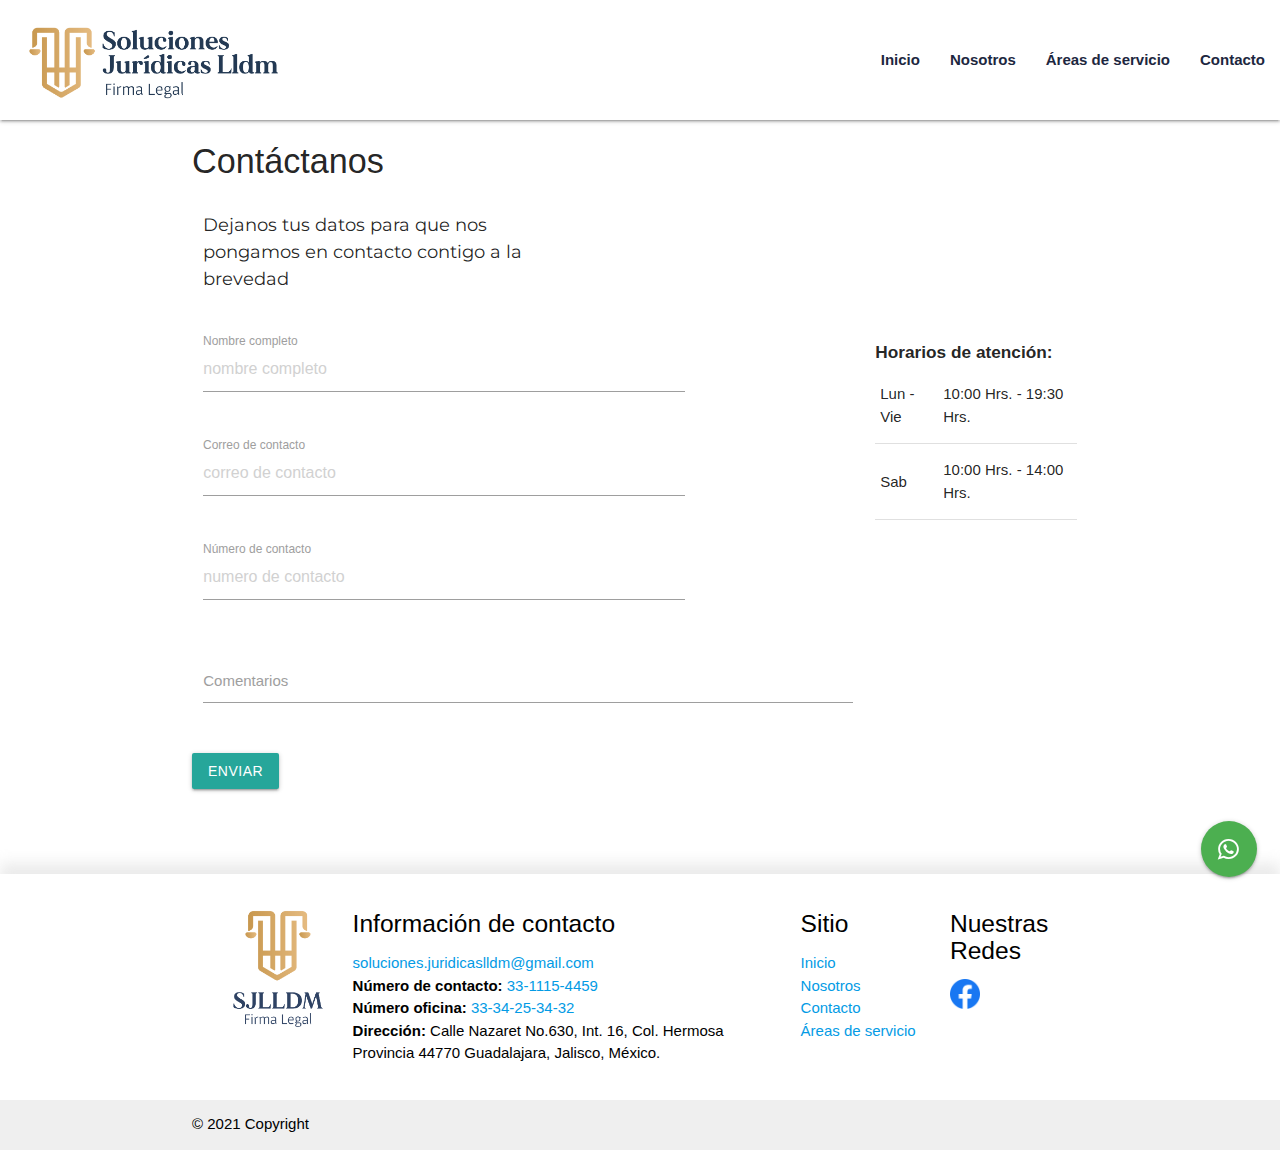
<file: contacto.html>
<!DOCTYPE html>
<html lang="es">

<head>
    <meta charset="UTF-8">
    <meta http-equiv="X-UA-Compatible" content="IE=edge">
    <meta name="viewport" content="width=device-width, initial-scale=1.0">
    <!-- Compiled and minified CSS -->
    <link rel="stylesheet" href="https://cdnjs.cloudflare.com/ajax/libs/materialize/1.0.0/css/materialize.min.css">
    <!--Other CSS Styles hardcoded-->
    <link rel="stylesheet" href="Assets/Css/servicios.css">
    <!--Material Icons-->
    <link href="https://fonts.googleapis.com/icon?family=Material+Icons" rel="stylesheet">
    <!--Fonts-->
    <link rel="preconnect" href="https://fonts.googleapis.com">
    <link rel="preconnect" href="https://fonts.gstatic.com" crossorigin>
    <link href="https://fonts.googleapis.com/css2?family=Montserrat&display=swap" rel="stylesheet">
    <!--WhatsApp icon-->
    <link rel="stylesheet" href="https://stackpath.bootstrapcdn.com/font-awesome/4.7.0/css/font-awesome.min.css">
    <!--Social meta tags-->
    <meta property="og:url" content="https://solucionesjuridicaslldm.com">
    <meta property="og:type" content="website">
    <meta property="og:title" content="Soluciones Jur&iacutedicas LLDM">
    <meta property="og:description" content="Firma Legal a tu alcance.">
    <meta property="og:image" content="http://placeimg.com/640/480/any">
    <title>Servicios - LLDM</title>
</head>

<body>
    <!--Navegation bar-->
    <header>
        <nav>
            <div class="nav-wrapper">
                <a href="index.html" class="brand-logo">
                    <img src="Assets/img/LogotipoOficial_SJLLDM-02.png" style="height:4em;">
                </a>
                <a href="#" data-target="mobile-demo" class="sidenav-trigger">
                    <i class="material-icons">menu</i>
                </a>
                <ul class="right hide-on-med-and-down" id="nav-items">
                    <li><a href="index.html"><b>Inicio</b></a></li>
                    <li><a href="nosotros.html"><b>Nosotros</b></a></li>
                    <li><a href="servicios.html"><b>&Aacutereas de servicio</b></a></li>
                    <li><a href="contacto.html"><b>Contacto</b></a></li>
                </ul>
            </div>
        </nav>
    </header>
    <!--Navegation bar mobile-->
    <ul class="sidenav" id="mobile-demo">
        <li><a href="index.html">Inicio</a></li>
        <li><a href="nosotros.html">Nosotros</a></li>
        <li><a href="servicios.html">&Aacutereas de servicio</a></li>
        <li><a href="contacto.html">Contacto</a></li>
    </ul>


    <div class="container">
        <!--WhatsApp button-->
        <div class="fixed-action-btn">
            <a class="btn-floating btn-large green tooltipped" data-position="left" data-tooltip="Hablemos por WhatsApp"
                href="https://wa.me/523311154459/?text=¡Hola!%20%20vengo%20de%20tu%20página%20web.%20Me%20gustaría%20platicar%20contigo."
                target="_blank">
                <i class="fa fa-whatsapp"></i>
            </a>
        </div>
        <!--Main page-->
        <main>
            <!--Contact Form-->

            <!--Contact Form HTML-->
            <section>
                <h4>Cont&aacutectanos</h4>
                <div class="row">
                    <p class="col s12 m6 l5">
                        Dejanos tus datos para que nos pongamos en contacto contigo a la brevedad
                    </p>
                </div>
                <!--Contact Form HTML-->
                <div class="row">
                    <div class="col s12 m8 l9">
                        <form action="form.php" method="post">
                            <div class="row">
                                <div class="input-field col s12 m6 l9">
                                    <input placeholder="nombre completo" id="first_name" type="text" class="validate">
                                    <label for="first_name">Nombre completo</label>
                                </div>
                            </div>
                            <div class="row">
                                <div class="input-field col s12 m6 l9">
                                    <input placeholder="correo de contacto" id="Email" type="email" class="validate">
                                    <label for="first_name">Correo de contacto</label>
                                </div>
                            </div>
                            <div class="row">
                                <div class="input-field col s12 m6 l9">
                                    <input placeholder="numero de contacto" id="num_contacto" type="number" min="10">
                                    <label for="num_contacto">N&uacutemero de contacto</label>
                                </div>
                            </div>
                            <div class="row">
                                <div class="input-field col s12 m8 l12">
                                    <textarea id="comentarios" class="materialize-textarea"></textarea>
                                    <label for="comentarios">Comentarios</label>
                                </div>
                            </div>
                            <div class="row">
                                <button class="btn waves-effect" type="submit" name="action">
                                    Enviar
                                </button>
                            </div>
                        </form>
                    </div>
                    <aside>
                        <div class="col s12 m4 l3">
                            <h6><b>Horarios de atenci&oacuten:</b></h6>
                            <table>
                                <tr>
                                    <td>Lun - Vie</td>
                                    <td>10:00 Hrs. - 19:30 Hrs.</td>
                                </tr>
                                <tr>
                                    <td>Sab</td>
                                    <td>10:00 Hrs. - 14:00 Hrs.</td>
                                </tr>
                            </table>
                        </div>
                    </aside>
                </div>
            </section>
        </main>
    </div>
    <!--Footer page-->
    <footer class="page-footer black-text">
        <div class="container">
            <div class="row">
                <div class="col s12 m2 l2">
                    <img src="Assets/img/LogotipoOficial_SJLLDM-04.png" style="width :10em;">
                </div>
                <div class="col s12 m6 l6">
                    <h5>Informaci&oacuten de contacto</h5>
                    <ul>
                        <li class="contacto-footer-item">
                            <a href="mailto:soluciones.juridicaslldm@gmail.com">
                                soluciones.juridicaslldm@gmail.com</a>
                        </li>
                        <li class="contacto-footer-item"><b>N&uacutemero de contacto: </b><a
                                href="tel:3311154459">33-1115-4459</a></li>
                        <li class="contacto-footer-item"><b>N&uacutemero oficina: </b><a
                                href="tel:3334253432">33-34-25-34-32</a>
                        </li>
                        <li class="contacto-footer-item">
                            <b>Direcci&oacuten:</b> Calle Nazaret No.630, Int. 16, Col. Hermosa Provincia 44770
                            Guadalajara,
                            Jalisco, México.
                        </li>
                    </ul>
                </div>
                <div class="col s12 m2 l2">
                    <h5>Sitio</h5>
                    <ul>
                        <li class="footer-site-item"><a href="index.html">Inicio</a></li>
                        <li class="footer-site-item"><a href="nosotros.html">Nosotros</a></li>
                        <li class="footer-site-item"><a href="contacto.html">Contacto</a></li>
                        <li class="footer-site-item"><a href="servicios.html">&Aacutereas de servicio</a></li>
                    </ul>
                </div>
                <div class="col s12 m2 l2">
                    <h5>Nuestras Redes</h5>
                    <ul>
                        <li>
                            <a href="https://www.facebook.com/soluciones.juridicas.hectorlucero/" class="tooltipped"
                                data-position="right" data-tooltip="Facebook">
                                <img src="Assets/img/facebook-icon.png" alt="Facebook icon"
                                    style="width: 30px; height: auto;">
                            </a>
                        </li>
                    </ul>
                </div>
            </div>
        </div>
        <div class="footer-copyright black-text">
            <div class="container">
                © 2021 Copyright
            </div>
        </div>
    </footer>
    <!-- Compiled and minified JavaScript -->
    <script src="https://cdnjs.cloudflare.com/ajax/libs/materialize/1.0.0/js/materialize.min.js"></script>
    <script> M.AutoInit();</script>
    <script>
        window.addEventListener('resize', function () {
            location.reload();
        });
    </script>
</body>

</html>
</file>
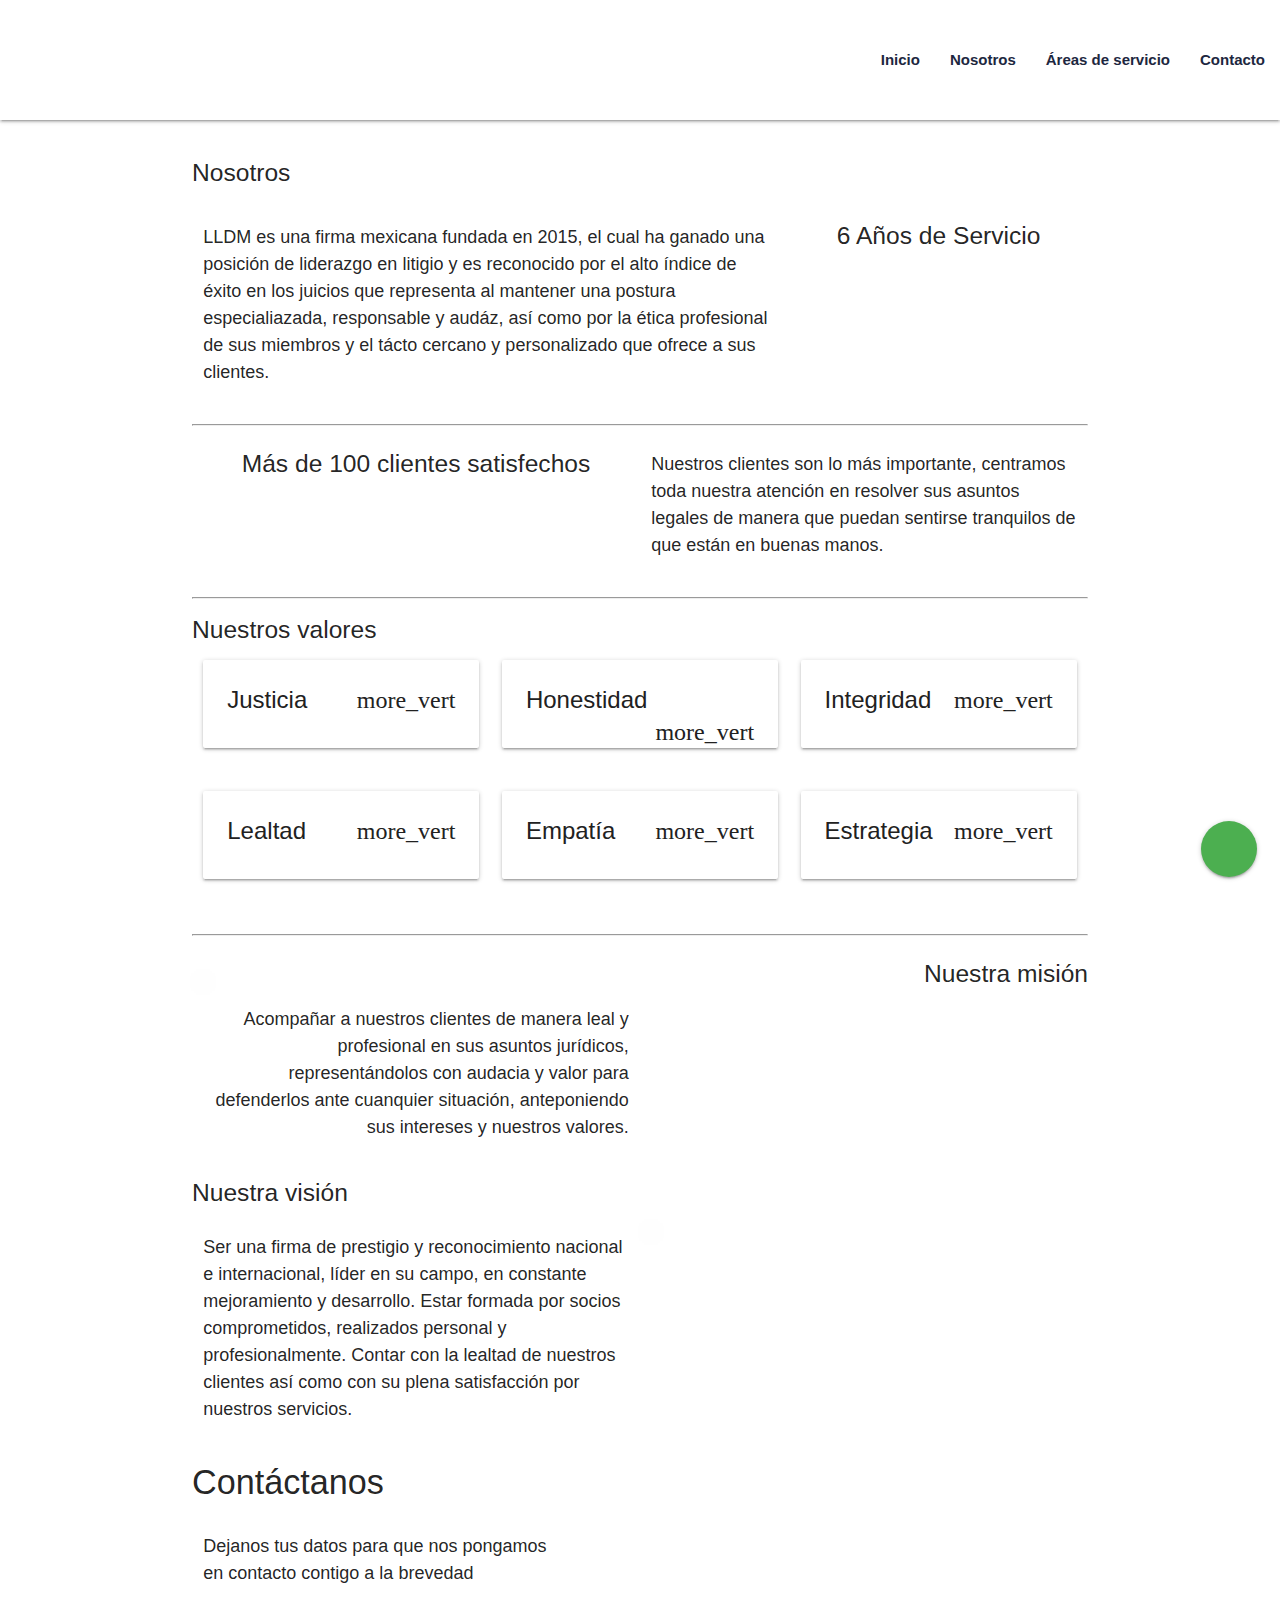
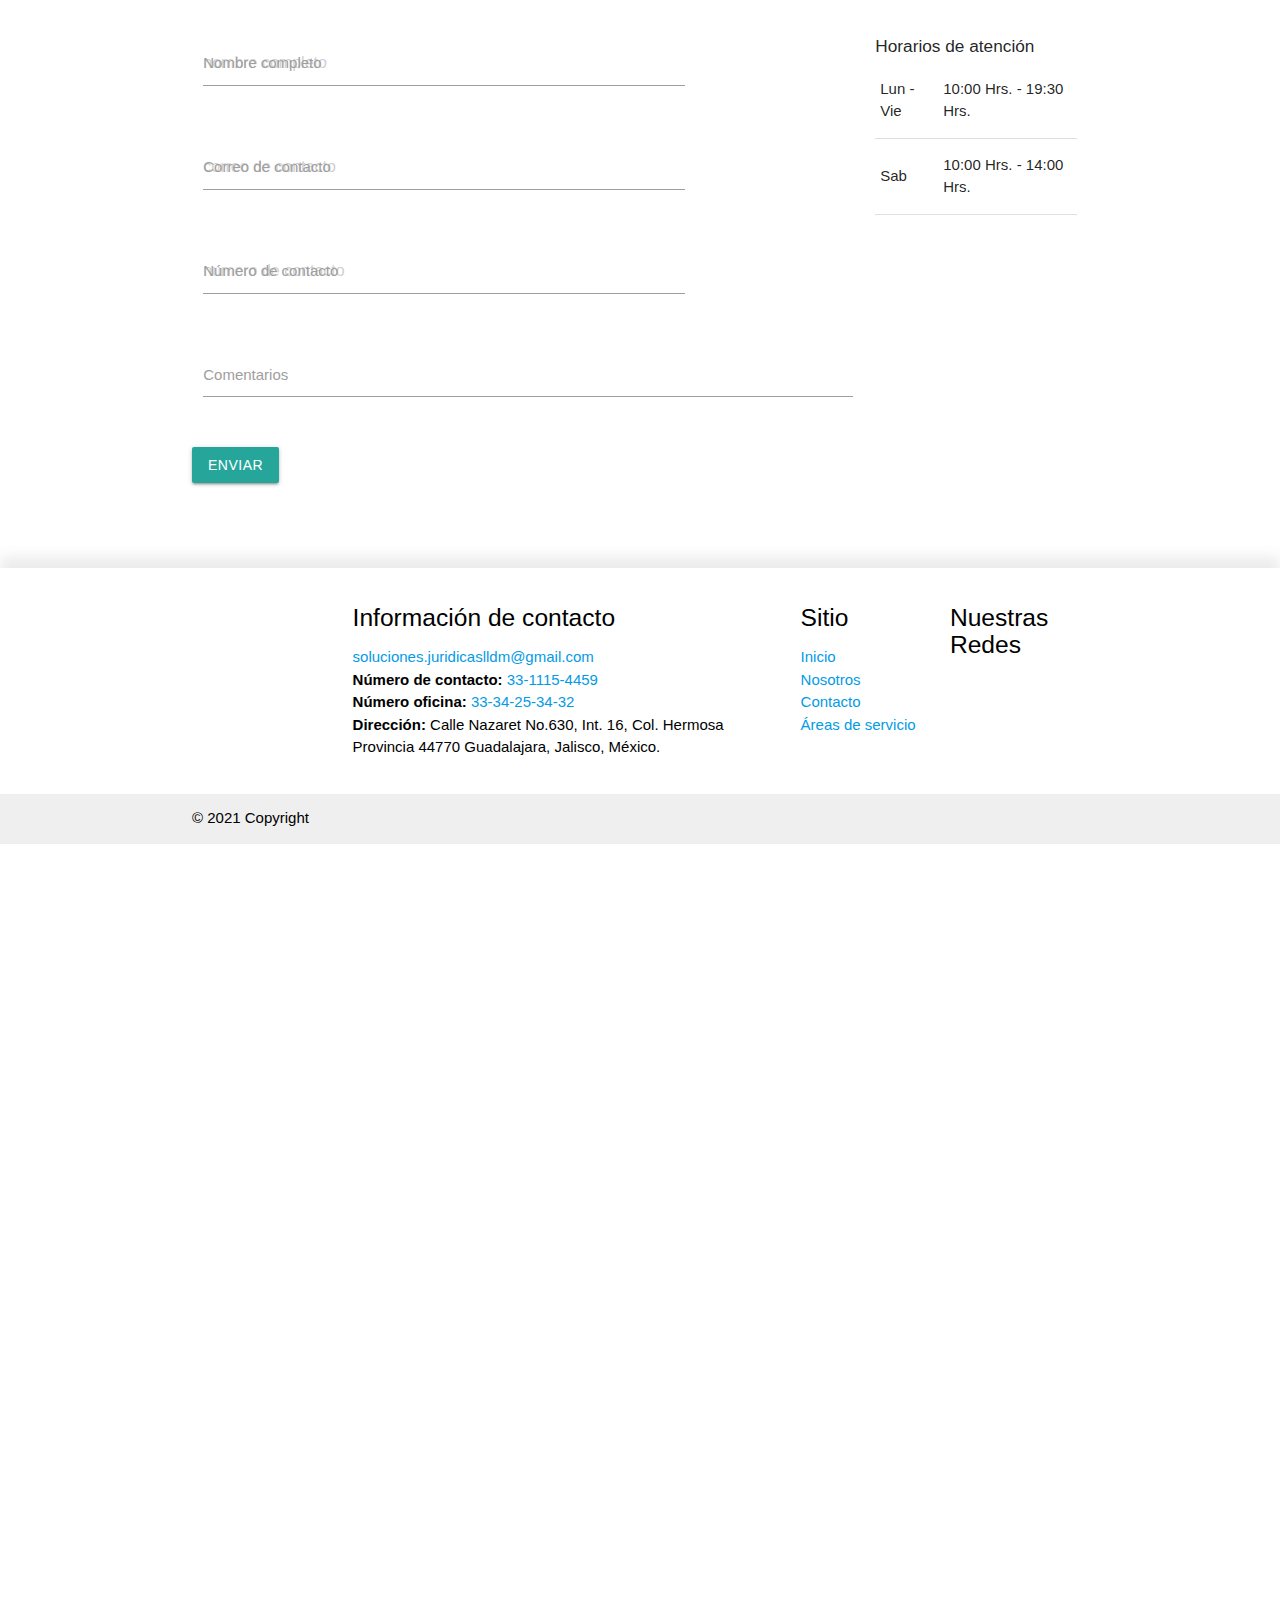
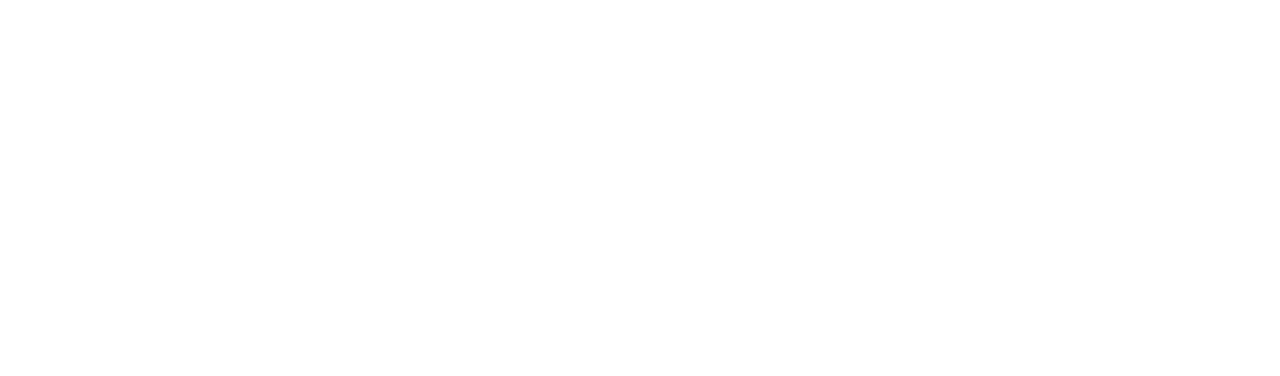
<file: nosotros.html>
<!DOCTYPE html>
<html lang="es">

<head>
    <meta charset="UTF-8">
    <meta http-equiv="X-UA-Compatible" content="IE=edge">
    <meta name="viewport" content="width=device-width, initial-scale=1.0">
    <!-- Compiled and minified CSS -->
    <link rel="stylesheet" href="https://cdnjs.cloudflare.com/ajax/libs/materialize/1.0.0/css/materialize.min.css">
    <!--Other CSS Styles hardcoded-->
    <link rel="stylesheet" href="Assets/Css/nosotros.css">
    <!--Material Icons-->
    <link href="https://fonts.googleapis.com/icon?family=Material+Icons" rel="stylesheet">
    <!--Fonts-->
    <link rel="preconnect" href="https://fonts.googleapis.com">
    <link rel="preconnect" href="https://fonts.gstatic.com" crossorigin>
    <link href="https://fonts.googleapis.com/css2?family=Montserrat&display=swap" rel="stylesheet">
    <!--WhatsApp icon-->
    <link rel="stylesheet" href="https://stackpath.bootstrapcdn.com/font-awesome/4.7.0/css/font-awesome.min.css">
    <!--Social meta tags-->
    <meta property="og:url" content="https://solucionesjuridicaslldm.com">
    <meta property="og:type" content="website">
    <meta property="og:title" content="Soluciones Jur&iacutedicas LLDM">
    <meta property="og:description" content="Firma Legal a tu alcance.">
    <meta property="og:image" content="http://placeimg.com/640/480/any">
    <title>Nosotros - LLDM</title>
</head>

<body>
    <!--Navegation bar-->
    <header>
        <nav>
            <div class="nav-wrapper">
                <a href="index.html" class="brand-logo">
                    <img src="Assets/img/LogotipoOficial_SJLLDM-02.png" style="height:4em;">
                </a>
                <a href="#" data-target="mobile-demo" class="sidenav-trigger">
                    <i class="material-icons">menu</i>
                </a>
                <ul class="right hide-on-med-and-down" id="nav-items">
                    <li><a href="index.html"><b>Inicio</b></a></li>
                    <li><a href="nosotros.html"><b>Nosotros</b></a></li>
                    <li><a href="servicios.html"><b>&Aacutereas de servicio</b></a></li>
                    <li><a href="contacto.html"><b>Contacto</b></a></li>
                </ul>
            </div>
        </nav>
    </header>
    <!--Navegation bar mobile-->
    <ul class="sidenav" id="mobile-demo">
        <li><a href="index.html">Inicio</a></li>
        <li><a href="nosotros.html">Nosotros</a></li>
        <li><a href="servicios.html">A&acutereas de servicio</a></li>
        <li><a href="contacto.html">Contacto</a></li>
    </ul>

    <!--Header img-->
    <div class="header-fig">
        <figure>
            <img src="Assets/img/nosotros-header.jpg" class="responsive-img">
        </figure>
    </div>

    <!--Main page-->
    <div class="container">
        <main>
            <!--WhatsApp button-->
            <div class="fixed-action-btn">
                <a class="btn-floating btn-large green tooltipped" data-position="left"
                    data-tooltip="Hablemos por WhatsApp"
                    href="https://wa.me/523311154459/?text=¡Hola!%20%20vengo%20de%20tu%20página%20web.%20Me%20gustaría%20platicar%20contigo."
                    target="_blank">
                    <i class="fa fa-whatsapp"></i>
                </a>
            </div>
            <section id="first-section" class="row">
                <h5 class="row">Nosotros</h5>
                <div class="col s12 m8 l8">
                    <p> LLDM es una firma mexicana fundada en 2015, el cual ha ganado una posici&oacuten de liderazgo en
                        litigio y es reconocido por el alto &iacutendice de &eacutexito en los juicios que representa al
                        mantener
                        una postura especialiazada, responsable y aud&aacutez, as&iacute como por la &eacutetica
                        profesional
                        de sus miembros y el t&aacutecto cercano y
                        personalizado que ofrece a sus clientes.
                    </p>
                </div>
                <div class="img-section col s12 m4 l4">
                    <h5>6 Años de Servicio</h5>
                    <img src="Assets/img/law_icon.png" alt="Nosotros img" class="responsive-img" style="width: 6em;">
                </div>
            </section>
            <hr>
            <section id="second-section" class="row">
                <div class="img-section col s12 m6 l6">
                    <h5>M&aacutes de 100 clientes satisfechos</h5>
                    <img src="Assets/img/familia_icon.png" alt="Nosotros img" class="responsive-img">
                </div>
                <div class="col s12 m6 l6">
                    <p>Nuestros clientes son lo más importante, centramos toda nuestra atenci&oacuten en resolver sus
                        asuntos
                        legales
                        de manera que puedan sentirse tranquilos de que están en buenas manos.
                    </p>
                </div>
            </section>
            <hr>
            <section id="thirth-section" class="row">
                <h5>Nuestros valores</h5>
                <div class="row">
                    <div class="col s12 m4 l4">
                        <div class="card">
                            <div class="card-image">
                                <img src="Assets/img/justicia_img.jpg">
                            </div>
                            <div class="card-content">
                                <span class="card-title activator grey-text text-darken-4">Justicia<i
                                        class="material-icons right">more_vert</i></span>
                            </div>
                            <div class="card-reveal">
                                <span class="card-title grey-text text-darken-4">Justicia<i
                                        class="material-icons right">close</i></span>
                                <p>Buscamos el bien com&uacuten. Actuamos con la verdad, intentando dar a cada uno lo
                                    que
                                    corresponde, aplicando los principios de la ley.
                                    La igualdad y equidad nos representan.
                                </p>
                            </div>
                        </div>
                    </div>
                    <div class="col s12 m4 l4">
                        <div class="card">
                            <div class="card-image">
                                <img src="Assets/img/honestidad_img.jpg">
                            </div>
                            <div class="card-content">
                                <span class="card-title activator grey-text text-darken-4">Honestidad<i
                                        class="material-icons right">more_vert</i></span>
                            </div>
                            <div class="card-reveal">
                                <span class="card-title grey-text text-darken-4">Honestidad<i
                                        class="material-icons right">close</i></span>
                                <p>La honestidad es una cualidad que nos define. Nos comportamos y expresamos con
                                    coherencia
                                    y sinceridad, de acuerdo con los valores de verdad y justicia.
                                </p>
                            </div>
                        </div>
                    </div>
                    <div class="col s12 m4 l4">
                        <div class="card">
                            <div class="card-image">
                                <img src="Assets/img/integridad_img.jpg">
                            </div>
                            <div class="card-content">
                                <span class="card-title activator grey-text text-darken-4">Integridad<i
                                        class="material-icons right">more_vert</i></span>
                            </div>
                            <div class="card-reveal">
                                <span class="card-title grey-text text-darken-4">Integridad<i
                                        class="material-icons right">close</i></span>
                                <p>Nuestras palabras concuerdan con nuestras acciones.
                                </p>
                            </div>
                        </div>
                    </div>
                </div>
                <div class="row">
                    <div class="col s12 m4 l4">
                        <div class="card">
                            <div class="card-image">
                                <img src="Assets/img/lealtad_img.jpg">
                            </div>
                            <div class="card-content">
                                <span class="card-title activator grey-text text-darken-4">Lealtad<i
                                        class="material-icons right">more_vert</i></span>
                            </div>
                            <div class="card-reveal">
                                <span class="card-title grey-text text-darken-4">Lealtad<i
                                        class="material-icons right">close</i></span>
                                <p>Somos dedicados y comprometidos e inclusive cuando las circunstancias son adversas.
                                    Nos esforzamos por inspirar confianza a trav&eacutes de nuestros actos, demostrando
                                    el
                                    compromiso y la credibilidad.
                                </p>
                            </div>
                        </div>
                    </div>
                    <div class="col s12 m4 l4">
                        <div class="card">
                            <div class="card-image">
                                <img src="Assets/img/orientacion_img.jpg">
                            </div>
                            <div class="card-content">
                                <span class="card-title activator grey-text text-darken-4">Empat&iacutea<i
                                        class="material-icons right">more_vert</i></span>
                            </div>
                            <div class="card-reveal">
                                <span class="card-title grey-text text-darken-4">Empat&iacutea<i
                                        class="material-icons right">close</i></span>
                                <p>Somos capaces de ponernos en los zapatos de nuestros clientes, entender sus
                                    emociones, su forma de actuar y perspectiva.
                                    Eso nos implica conectar con ellos, aunque no signifique estar de acuerdo con su
                                    comportamiento o sus actitudes.
                                </p>
                            </div>
                        </div>
                    </div>
                    <div class="col s12 m4 l4">
                        <div class="card">
                            <div class="card-image">
                                <img src="Assets/img/responsabilidadSocial_img.jpg">
                            </div>
                            <div class="card-content">
                                <span class="card-title activator grey-text text-darken-4">Estrategia<i
                                        class="material-icons right">more_vert</i></span>
                            </div>
                            <div class="card-reveal">
                                <span class="card-title grey-text text-darken-4">Estrategia<i
                                        class="material-icons right">close</i></span>
                                <p>Partiendo de nuestros valores y principios, buscamos las rutas fundamentales que
                                    orientarán el proceso administrativo
                                    a alcanzar los objetivos a los que se desea llegar.
                                </p>
                            </div>
                        </div>
                    </div>
                </div>
            </section>
            <hr>

            <section id="fifth-section">
                <h5 class="right">Nuestra misi&oacuten</h5>
                <div class="row">
                    <br>
                    <div class="col s12 m6 l6">
                        <img src="Assets/img/carousel_1.jpg" class="responsive-img nuestraMision"
                            alt="nuestra misión img">
                    </div>
                    <div class="col s12 m6 l6 right-align">
                        <p>Acompañar a nuestros clientes de manera leal y profesional en sus asuntos jur&iacutedicos,
                            represent&aacutendolos con audacia y valor para defenderlos ante cuanquier situaci&oacuten,
                            anteponiendo sus intereses y nuestros valores.</p>
                    </div>
                </div>
                <h5>Nuestra visi&oacuten</h5>
                <div class="row">
                    <div class="col s12 m6 l6">
                        <p>Ser una firma de prestigio y reconocimiento nacional
                            e internacional, l&iacuteder en su campo, en constante mejoramiento y desarrollo. Estar
                            formada
                            por socios
                            comprometidos, realizados personal y profesionalmente. Contar con la lealtad de nuestros
                            clientes as&iacute como
                            con su plena satisfacci&oacuten por nuestros servicios.</p>
                    </div>
                    <div class="col s12 m6 l6">
                        <img src="Assets/img/mision.jpg" class="responsive-img nuestraMision" alt="nuestra misión img">
                    </div>
                </div>
            </section>
            <!--Contact Form-->
            <section id="six-section">
                <h4>Cont&aacutectanos</h4>
                <div class="row">
                    <p class="col s12 m6 l5">Dejanos tus datos para que nos pongamos en contacto contigo a la brevedad
                    </p>
                </div>
                <!--Contact Form HTML-->
                <div class="row">
                    <div class="col s12 m8 l9">
                        <form action="form.php" method="post">
                            <div class="row">
                                <div class="input-field col s12 m6 l9">
                                    <input placeholder="nombre completo" id="first_name" type="text" class="validate">
                                    <label for="first_name">Nombre completo</label>
                                </div>
                            </div>
                            <div class="row">
                                <div class="input-field col s12 m6 l9">
                                    <input placeholder="correo de contacto" id="Email" type="email" class="validate">
                                    <label for="Email">Correo de contacto</label>
                                </div>
                            </div>
                            <div class="row">
                                <div class="input-field col s12 m6 l9">
                                    <input placeholder="numero de contacto" id="num_contacto" type="number" min="10">
                                    <label for="Email">N&uacutemero de contacto</label>
                                </div>
                            </div>
                            <div class="row">
                                <div class="input-field col s12 m8 l12">
                                    <textarea id="comentarios" class="materialize-textarea"></textarea>
                                    <label for="comentarios">Comentarios</label>
                                </div>
                            </div>
                            <div class="row">
                                <button class="btn waves-effect" type="submit" name="action">
                                    Enviar
                                </button>
                            </div>
                        </form>
                    </div>
                    <aside>
                        <div class="col s12 m4 l3">
                            <h6>Horarios de atenci&oacuten</h6>
                            <table>
                                <tr>
                                    <td>Lun - Vie</td>
                                    <td>10:00 Hrs. - 19:30 Hrs.</td>
                                </tr>
                                <tr>
                                    <td>Sab</td>
                                    <td>10:00 Hrs. - 14:00 Hrs.</td>
                                </tr>
                            </table>
                        </div>
                    </aside>
                </div>
            </section>
        </main>
    </div>
    <!--Footer page-->
    <footer class="page-footer black-text">
        <div class="container">
            <div class="row">
                <div class="col s12 m2 l2">
                    <img src="Assets/img/LogotipoOficial_SJLLDM-04.png" style="width :10em;">
                </div>
                <div class="col s12 m6 l6">
                    <h5>Informaci&oacuten de contacto</h5>
                    <ul>
                        <li class="contacto-footer-item">
                            <a href="mailto:soluciones.juridicaslldm@gmail.com">
                                soluciones.juridicaslldm@gmail.com</a>
                        </li>
                        <li class="contacto-footer-item"><b>N&uacutemero de contacto: </b><a
                                href="tel:3311154459">33-1115-4459</a></li>
                        <li class="contacto-footer-item"><b>N&uacutemero oficina: </b><a
                                href="tel:3334253432">33-34-25-34-32</a>
                        </li>
                        <li class="contacto-footer-item">
                            <b>Direcci&oacuten:</b> Calle Nazaret No.630, Int. 16, Col. Hermosa Provincia 44770
                            Guadalajara,
                            Jalisco, México.
                        </li>
                    </ul>
                </div>
                <div class="col s12 m2 l2">
                    <h5>Sitio</h5>
                    <ul>
                        <li class="footer-site-item"><a href="index.html">Inicio</a></li>
                        <li class="footer-site-item"><a href="nosotros.html">Nosotros</a></li>
                        <li class="footer-site-item"><a href="contacto.html">Contacto</a></li>
                        <li class="footer-site-item"><a href="servicios.html">&Aacutereas de servicio</a></li>
                    </ul>
                </div>
                <div class="col s12 m2 l2">
                    <h5>Nuestras Redes</h5>
                    <ul>
                        <li>
                            <a href="https://www.facebook.com/soluciones.juridicas.hectorlucero/" class="tooltipped"
                                data-position="right" data-tooltip="Facebook">
                                <img src="Assets/img/facebook-icon.png" alt="Facebook icon"
                                    style="width: 30px; height: auto;">
                            </a>
                        </li>
                    </ul>
                </div>
            </div>
        </div>
        <div class="footer-copyright black-text">
            <div class="container">
                © 2021 Copyright
            </div>
        </div>
    </footer>
    <!-- Compiled and minified JavaScript -->
    <script src="https://cdnjs.cloudflare.com/ajax/libs/materialize/1.0.0/js/materialize.min.js"></script>
    <script> M.AutoInit();</script>
    <script>
        document.addEventListener('DOMContentLoaded', function () {
            var elems = document.querySelectorAll('.carousel');
            var instances = M.Carousel.init(elems, {
                duration: 200,
                indicators: true
            });
        });
    </script>
    <script>
        window.addEventListener('resize', function () {
            location.reload();
        });
    </script>
</body>

</html>
</file>
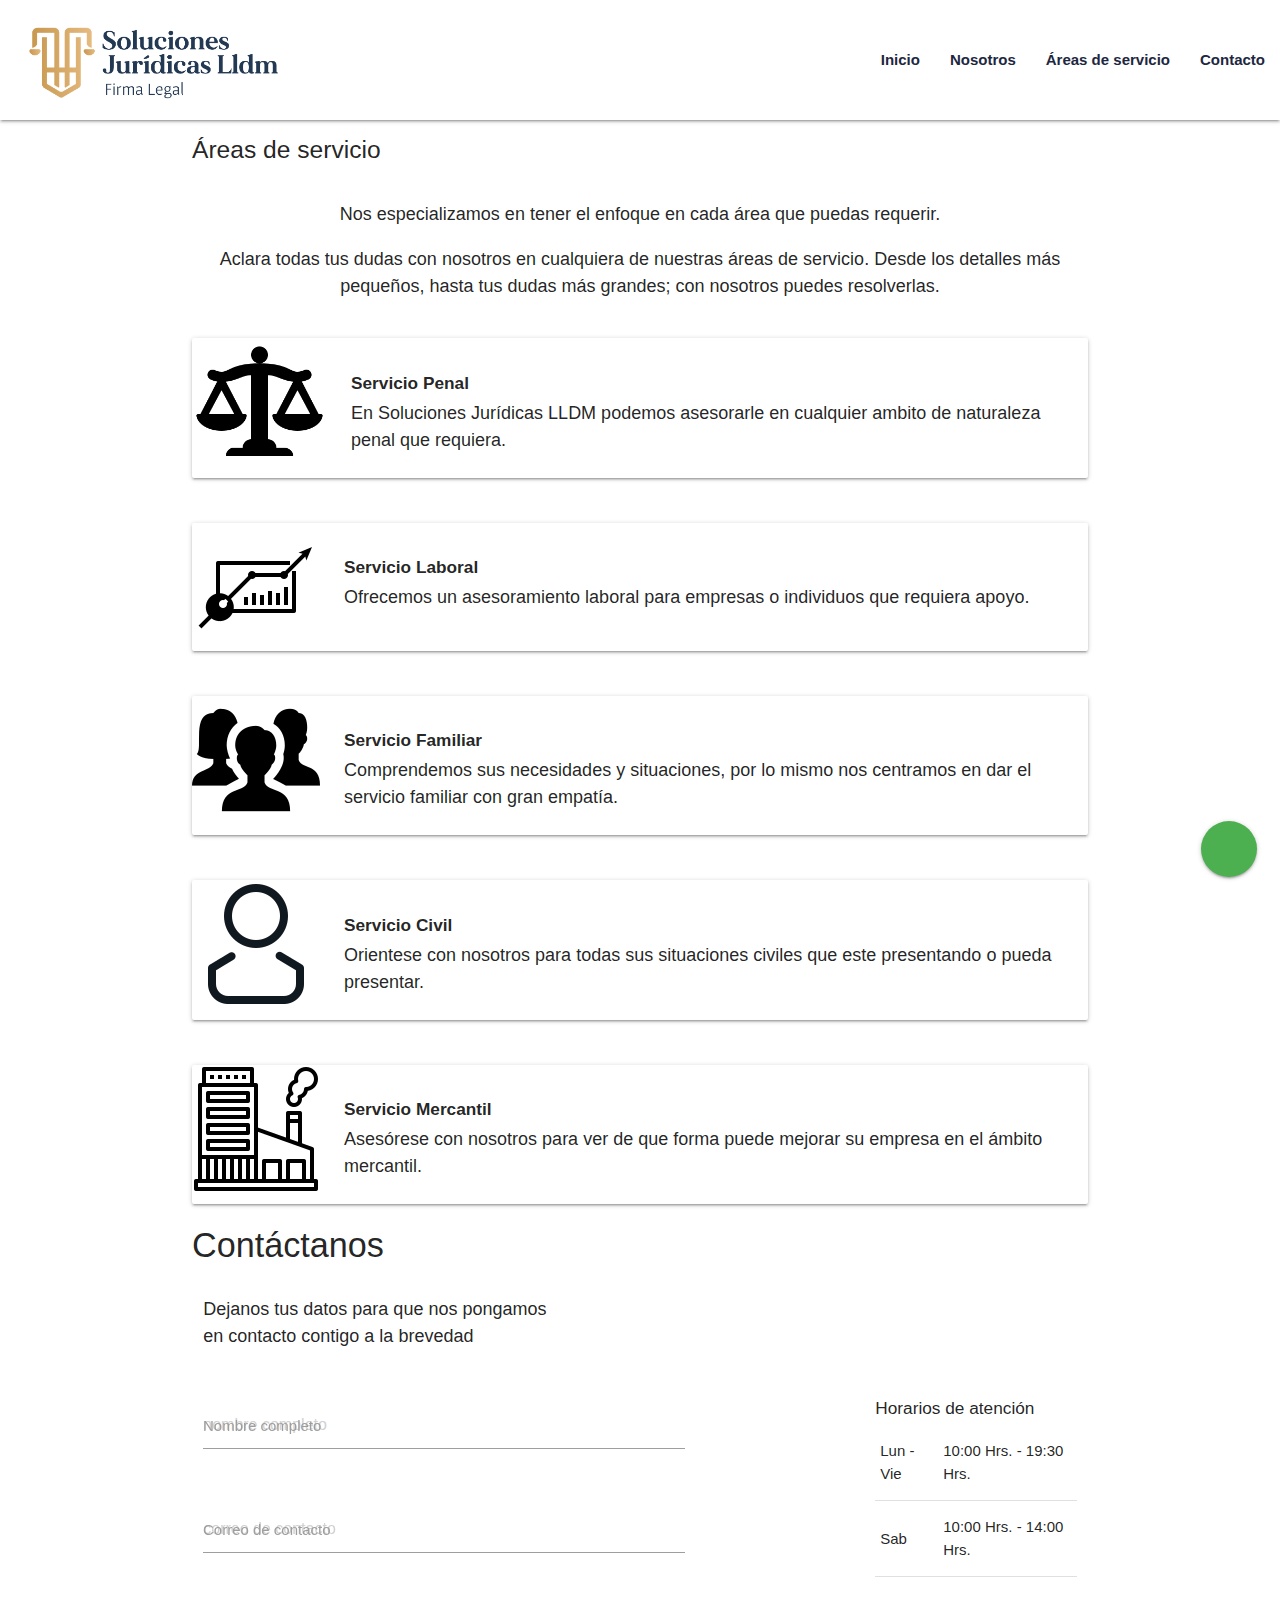
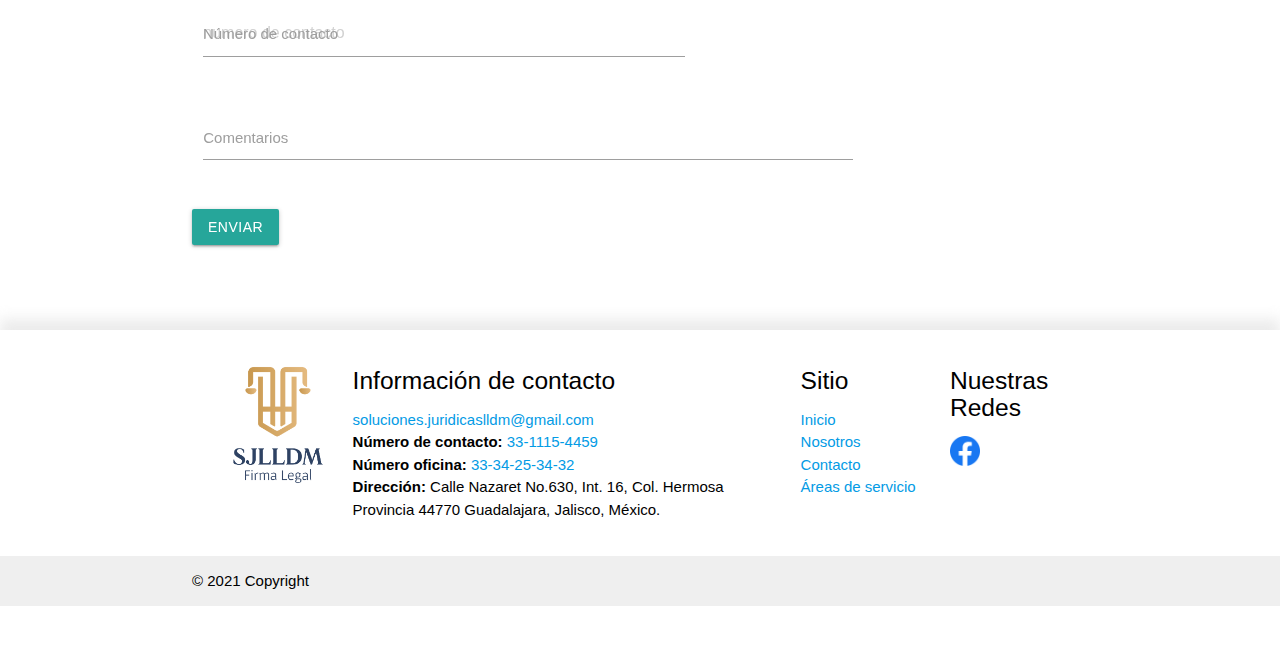
<file: servicios.html>
<!DOCTYPE html>
<html lang="es">

<head>
    <meta charset="UTF-8">
    <meta http-equiv="X-UA-Compatible" content="IE=edge">
    <meta name="viewport" content="width=device-width, initial-scale=1.0">
    <!-- Compiled and minified CSS -->
    <link rel="stylesheet" href="https://cdnjs.cloudflare.com/ajax/libs/materialize/1.0.0/css/materialize.min.css">
    <!--Other CSS Styles hardcoded-->
    <link rel="stylesheet" href="Assets/Css/servicios.css">
    <!--Material Icons-->
    <link href="https://fonts.googleapis.com/icon?family=Material+Icons" rel="stylesheet">
    <!--Fonts-->
    <link rel="preconnect" href="https://fonts.googleapis.com">
    <link rel="preconnect" href="https://fonts.gstatic.com" crossorigin>
    <link href="https://fonts.googleapis.com/css2?family=Montserrat&display=swap" rel="stylesheet">
    <!--WhatsApp icon-->
    <link rel="stylesheet" href="https://stackpath.bootstrapcdn.com/font-awesome/4.7.0/css/font-awesome.min.css">
    <!--Social meta tags-->
    <meta property="og:url" content="https://solucionesjuridicaslldm.com">
    <meta property="og:type" content="website">
    <meta property="og:title" content="Soluciones Jur&iacutedicas LLDM">
    <meta property="og:description" content="Firma Legal a tu alcance.">
    <meta property="og:image" content="http://placeimg.com/640/480/any">
    <title>Servicios - LLDM</title>
</head>

<body>
    <!--Navegation bar-->
    <header>
        <nav>
            <div class="nav-wrapper">
                <a href="index.html" class="brand-logo">
                    <img src="Assets/img/LogotipoOficial_SJLLDM-02.png" style="height:4em;">
                </a>
                <a href="#" data-target="mobile-demo" class="sidenav-trigger">
                    <i class="material-icons">menu</i>
                </a>
                <ul class="right hide-on-med-and-down" id="nav-items">
                    <li><a href="index.html"><b>Inicio</b></a></li>
                    <li><a href="nosotros.html"><b>Nosotros</b></a></li>
                    <li><a href="servicios.html"><b>&Aacutereas de servicio</b></a></li>
                    <li><a href="contacto.html"><b>Contacto</b></a></li>
                </ul>
            </div>
        </nav>
    </header>
    <!--Navegation bar mobile-->
    <ul class="sidenav" id="mobile-demo">
        <li><a href="index.html">Inicio</a></li>
        <li><a href="nosotros.html">Nosotros</a></li>
        <li><a href="servicios.html">&Aacutereas de servicio</a></li>
        <li><a href="contacto.html">Contacto</a></li>
    </ul>

    <div class="container">
        <!--WhatsApp button-->
        <div class="fixed-action-btn">
            <a class="btn-floating btn-large green tooltipped" data-position="left" data-tooltip="Hablemos por WhatsApp"
                href="https://wa.me/523311154459/?text=¡Hola!%20%20vengo%20de%20tu%20página%20web.%20Me%20gustaría%20platicar%20contigo."
                target="_blank">
                <i class="fa fa-whatsapp"></i>
            </a>
        </div>
        <!--Main page-->
        <main>
            <!--First section-->
            <section id="first-section" class="row">
                <h5 class="row">&Aacutereas de servicio</h5>
                <div class="col s12 m12 l12 center">
                    <p>Nos especializamos en tener el enfoque en cada &aacuterea que puedas requerir.</p>
                    <p>Aclara todas tus dudas con nosotros en cualquiera de nuestras &aacutereas de servicio. Desde los
                        detalles m&aacutes pequeños, hasta tus dudas m&aacutes grandes; con nosotros puedes resolverlas.
                    </p>
                </div>
            </section>
            <!--Second section-->
            <section>
                <!--Servicio penal-->
                <div class="col s12 m7 l7">
                    <div class="card horizontal">
                        <div class="card-image" style="width: 9em;">
                            <img src="Assets/img/law_icon.png">
                        </div>
                        <div class="card-stacked">
                            <div class="card-content">
                                <h6><b>Servicio Penal</b></h6>
                                <p>En Soluciones Jur&iacutedicas LLDM podemos asesorarle en cualquier ambito de
                                    naturaleza penal que requiera.</p>
                            </div>
                        </div>
                    </div>
                </div>
                <br>
                <!--Servicio laboral-->
                <div class="col s12 m7 l7">
                    <div class="card horizontal">
                        <div class="card-image">
                            <img src="Assets/img/laboral_icon.png">
                        </div>
                        <div class="card-stacked">
                            <div class="card-content">
                                <h6><b>Servicio Laboral</b></h6>
                                <p>Ofrecemos un asesoramiento laboral para empresas o individuos que requiera apoyo.
                                </p>
                            </div>
                        </div>
                    </div>
                </div>
                <br>
                <!--Servicio familiar-->
                <div class="col s12 m7 l7">
                    <div class="card horizontal">
                        <div class="card-image">
                            <img src="Assets/img/familia_icon.png">
                        </div>
                        <div class="card-stacked">
                            <div class="card-content">
                                <h6><b>Servicio Familiar</b></h6>
                                <p>Comprendemos sus necesidades y situaciones, por lo mismo nos centramos en dar el
                                    servicio familiar con gran empat&iacutea.</p>
                            </div>
                        </div>
                    </div>
                </div>
                <br>
                <!--Servicio Civil-->
                <div class="col s12 m7 l7">
                    <div class="card horizontal">
                        <div class="card-image">
                            <img src="Assets/img/civil_icon.png">
                        </div>
                        <div class="card-stacked">
                            <div class="card-content">
                                <h6><b>Servicio Civil</b></h6>
                                <p>Orientese con nosotros para todas sus situaciones civiles que este presentando o
                                    pueda presentar.</p>
                            </div>
                        </div>
                    </div>
                </div>
                <br>
                <!--Servicio mercantil-->
                <div class="col s12 m7 l7">
                    <div class="card horizontal">
                        <div class="card-image">
                            <img src="Assets/img/mercantil_icon.png">
                        </div>
                        <div class="card-stacked">
                            <div class="card-content">
                                <h6><b>Servicio Mercantil</b></h6>
                                <p>Ases&oacuterese con nosotros para ver de que forma puede mejorar su empresa en el
                                    &aacutembito mercantil.</p>
                            </div>
                        </div>
                    </div>
                </div>

            </section>
            <!--Contact Form-->
            <section id="six-section">
                <h4>Cont&aacutectanos</h4>
                <div class="row">
                    <p class="col s12 m6 l5">Dejanos tus datos para que nos pongamos en contacto contigo a la brevedad
                    </p>
                </div>
                <!--Contact Form HTML-->
                <div class="row">
                    <div class="col s12 m8 l9">
                        <form action="form.php" method="post">
                            <div class="row">
                                <div class="input-field col s12 m6 l9">
                                    <input placeholder="nombre completo" id="first_name" type="text" class="validate">
                                    <label for="first_name">Nombre completo</label>
                                </div>
                            </div>
                            <div class="row">
                                <div class="input-field col s12 m6 l9">
                                    <input placeholder="correo de contacto" id="Email" type="email" class="validate">
                                    <label for="Email">Correo de contacto</label>
                                </div>
                            </div>
                            <div class="row">
                                <div class="input-field col s12 m6 l9">
                                    <input placeholder="numero de contacto" id="num_contacto" type="number" min="10">
                                    <label for="num_contacto">Número de contacto</label>
                                </div>
                            </div>
                            <div class="row">
                                <div class="input-field col s12 m8 l12">
                                    <textarea id="comentarios" class="materialize-textarea"></textarea>
                                    <label for="comentarios">Comentarios</label>
                                </div>
                            </div>
                            <div class="row">
                                <button class="btn waves-effect" type="submit" name="action">
                                    Enviar
                                </button>
                            </div>
                        </form>
                    </div>
                    <aside>
                        <div class="col s12 m4 l3">
                            <h6>Horarios de atención</h6>
                            <table>
                                <tr>
                                    <td>Lun - Vie</td>
                                    <td>10:00 Hrs. - 19:30 Hrs.</td>
                                </tr>
                                <tr>
                                    <td>Sab</td>
                                    <td>10:00 Hrs. - 14:00 Hrs.</td>
                                </tr>
                            </table>
                        </div>
                    </aside>
                </div>
            </section>
        </main>
    </div>
    <!--Footer page-->
    <footer class="page-footer black-text">
        <div class="container">
            <div class="row">
                <div class="col s12 m2 l2">
                    <img src="Assets/img/LogotipoOficial_SJLLDM-04.png" style="width :10em;">
                </div>
                <div class="col s12 m6 l6">
                    <h5>Informaci&oacuten de contacto</h5>
                    <ul>
                        <li class="contacto-footer-item">
                            <a href="mailto:soluciones.juridicaslldm@gmail.com">
                                soluciones.juridicaslldm@gmail.com</a>
                        </li>
                        <li class="contacto-footer-item"><b>N&uacutemero de contacto: </b><a
                                href="tel:3311154459">33-1115-4459</a></li>
                        <li class="contacto-footer-item"><b>N&uacutemero oficina: </b><a
                                href="tel:3334253432">33-34-25-34-32</a>
                        </li>
                        <li class="contacto-footer-item">
                            <b>Direcci&oacuten:</b> Calle Nazaret No.630, Int. 16, Col. Hermosa Provincia 44770
                            Guadalajara,
                            Jalisco, México.
                        </li>
                    </ul>
                </div>
                <div class="col s12 m2 l2">
                    <h5>Sitio</h5>
                    <ul>
                        <li class="footer-site-item"><a href="index.html">Inicio</a></li>
                        <li class="footer-site-item"><a href="nosotros.html">Nosotros</a></li>
                        <li class="footer-site-item"><a href="contacto.html">Contacto</a></li>
                        <li class="footer-site-item"><a href="servicios.html">&Aacutereas de servicio</a></li>
                    </ul>
                </div>
                <div class="col s12 m2 l2">
                    <h5>Nuestras Redes</h5>
                    <ul>
                        <li>
                            <a href="https://www.facebook.com/soluciones.juridicas.hectorlucero/" class="tooltipped"
                                data-position="right" data-tooltip="Facebook">
                                <img src="Assets/img/facebook-icon.png" alt="Facebook icon"
                                    style="width: 30px; height: auto;">
                            </a>
                        </li>
                    </ul>
                </div>
            </div>
        </div>
        <div class="footer-copyright black-text">
            <div class="container">
                © 2021 Copyright
            </div>
        </div>
    </footer>
    <!-- Compiled and minified JavaScript -->
    <script src="https://cdnjs.cloudflare.com/ajax/libs/materialize/1.0.0/js/materialize.min.js"></script>
    <script> M.AutoInit();</script>
    <script>
        window.addEventListener('resize', function () {
            location.reload();
        });
    </script>
</body>

</html>
</file>
<file: Assets/Css/servicios.css>
body {
  display: flex;
  min-height: 100vh;
  flex-direction: column;
}

p {
  font-size: large;
  font-family: "Montserrat", sans-serif;
}

main {
  flex: 1 0 auto;
}
/*NavBar*/
nav {
  height: 8em;
}

nav,
nav .nav-wrapper i,
nav a.sidenav-trigger,
nav a.sidenav-trigger i {
  line-height: 8em;
}

nav .nav-wrapper {
  background-color: #ffffff;
}

#nav-items li a {
  color: #1d2740;
}

#nav-items li a:hover {
  color: gold;
}

/*Main content*/

.img-section {
  display: flex;
  flex-direction: column;
  flex-wrap: wrap;
  align-content: center;
  align-items: center;
}

#fifth-section article {
  display: flex;
  align-items: center;
}

/*Footer*/
footer.page-footer {
  -webkit-box-shadow: 0px -11px 13px 0px rgba(214, 214, 214, 0.48);
  -moz-box-shadow: 0px -11px 13px 0px rgba(214, 214, 214, 0.48);
  box-shadow: 0px -11px 13px 0px rgba(214, 214, 214, 0.48);
  background-color: #ffffff;
  margin-top: 3em;
}
</file>
<file: Assets/Css/nosotros.css>
body {
  display: flex;
  min-height: 100vh;
  flex-direction: column;
}

p {
  font-size: large;
  font-family: "Montserrat", sans-serif;
}

.header-fig figure {
  margin: 0 !important;
}

main {
  flex: 1 0 auto;
}
/*NavBar*/
nav {
  height: 8em;
}

nav,
nav .nav-wrapper i,
nav a.sidenav-trigger,
nav a.sidenav-trigger i {
  line-height: 8em;
}

nav .nav-wrapper {
  background-color: #ffffff;
}

#nav-items li a {
  color: #1d2740;
}

#nav-items li a:hover {
  color: gold;
}

.nuestraMision {
  -webkit-box-shadow: 0px 0px 30px 1px rgba(158, 158, 158, 0.64);
  -moz-box-shadow: 0px 0px 30px 1px rgba(158, 158, 158, 0.64);
  box-shadow: 0px 0px 30px 1px rgba(158, 158, 158, 0.64);
  border-radius: 5%;
}

/*Main content*/

.img-section {
  display: flex;
  flex-direction: column;
  flex-wrap: wrap;
  align-content: center;
  align-items: center;
}

#fifth-section article {
  display: flex;
  align-items: center;
}

/*Footer*/
footer.page-footer {
  -webkit-box-shadow: 0px -11px 13px 0px rgba(214, 214, 214, 0.48);
  -moz-box-shadow: 0px -11px 13px 0px rgba(214, 214, 214, 0.48);
  box-shadow: 0px -11px 13px 0px rgba(214, 214, 214, 0.48);
  background-color: #ffffff;
  margin-top: 3em;
}
</file>
